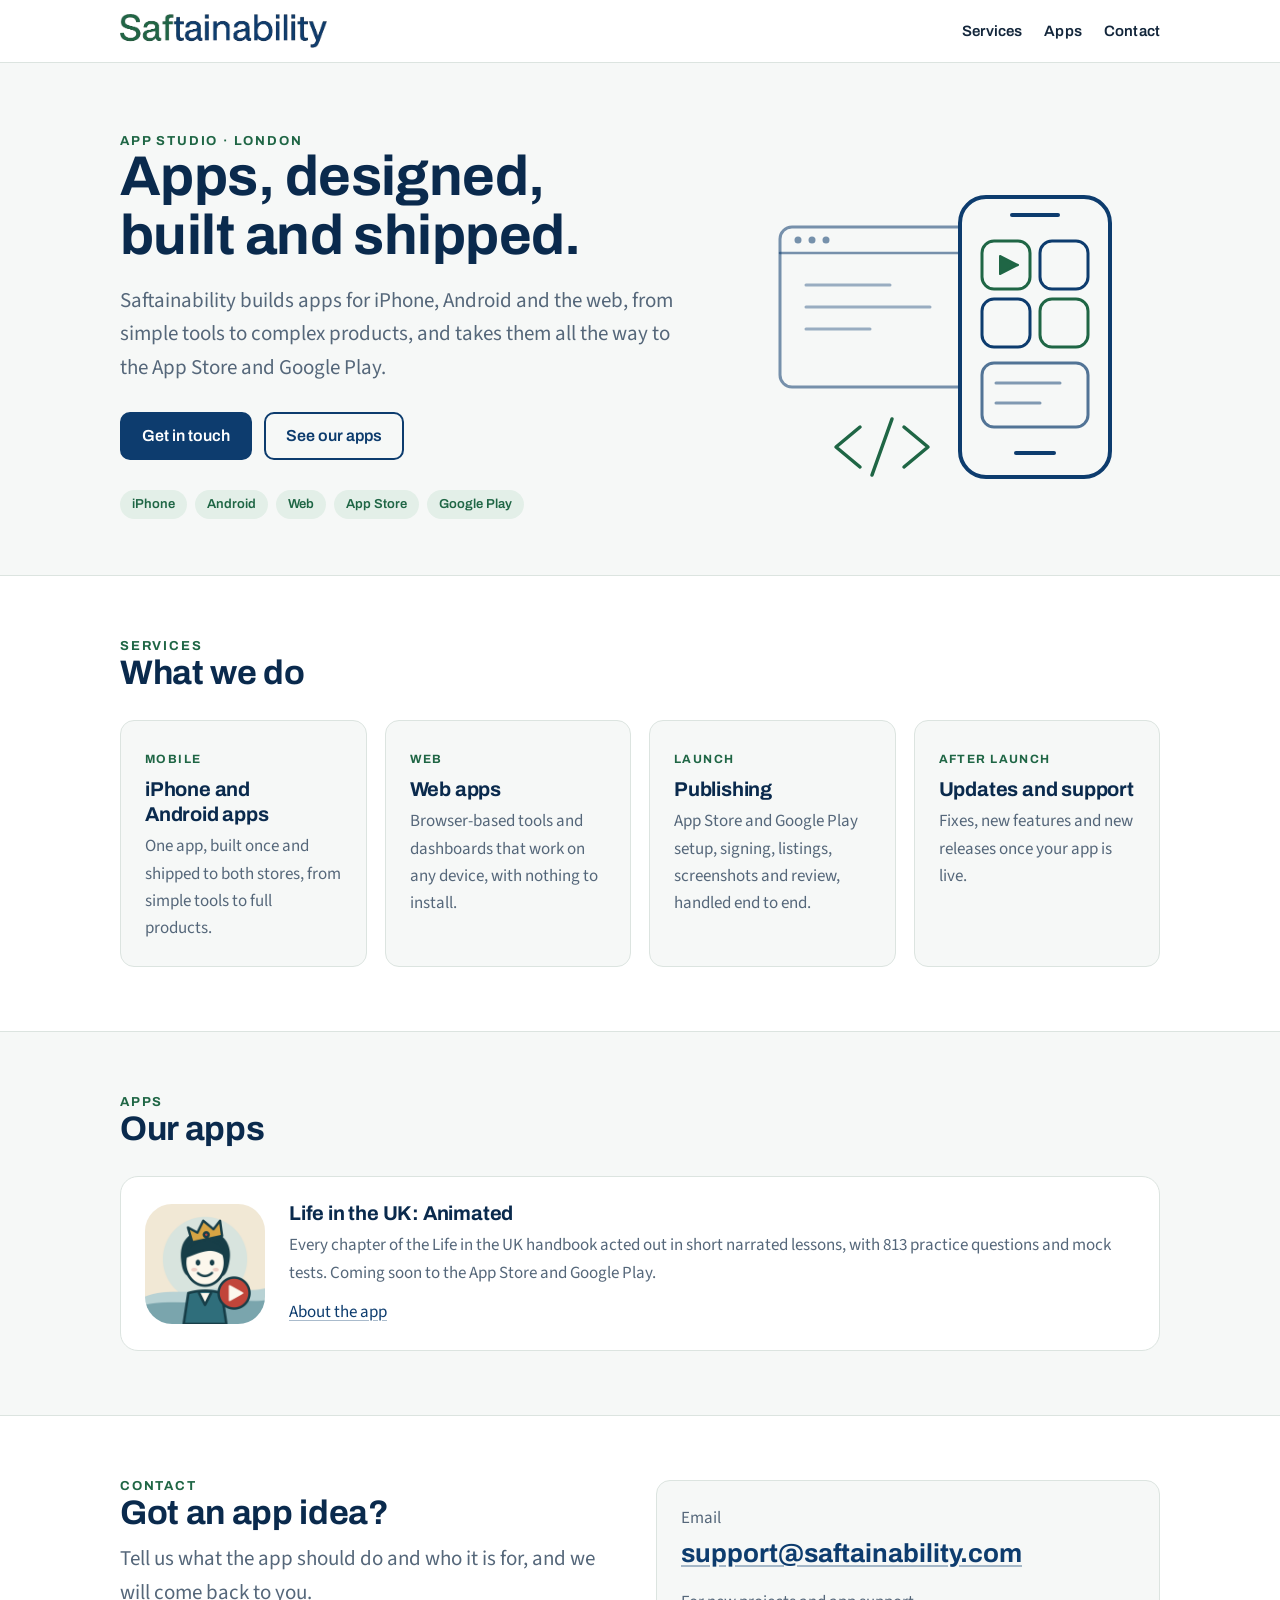
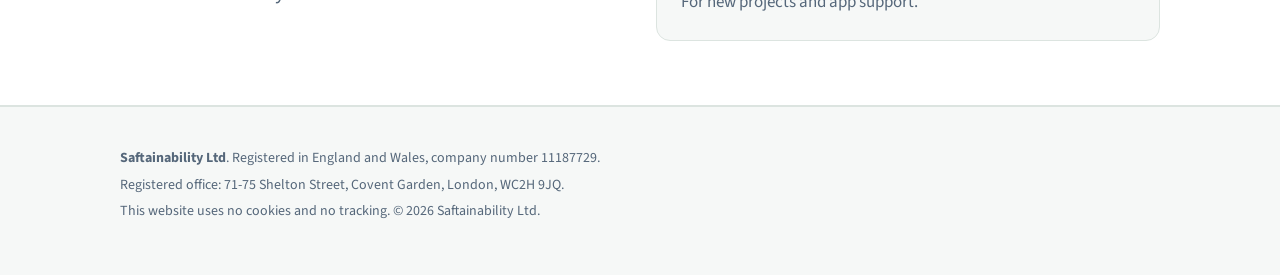
<file: index.html>
<!doctype html>
<html lang="en-GB">
<head>
<meta charset="utf-8">
<meta name="viewport" content="width=device-width,initial-scale=1,viewport-fit=cover">
<title>Saftainability | Apps for iPhone, Android and the web</title>
<meta name="description" content="Saftainability Ltd builds apps for iPhone, Android and the web, and publishes them to the App Store and Google Play. London.">
<meta name="theme-color" content="#0D3C6E">
<link rel="icon" href="assets/favicon.svg" type="image/svg+xml">
<link rel="preconnect" href="https://fonts.googleapis.com"><link rel="preconnect" href="https://fonts.gstatic.com" crossorigin><link href="https://fonts.googleapis.com/css2?family=Archivo:wght@600;700&family=Source+Sans+3:wght@400;600&display=swap" rel="stylesheet">
<link rel="stylesheet" href="assets/site.css">
</head>
<body>
<header class="site"><div class="wrap"><a class="brand" href="index.html" aria-label="Saftainability home"><img src="assets/saftainability-logo.png" alt="Saftainability" width="207" height="34"></a><nav aria-label="Main"><a href="index.html#services" class=opt>Services</a><a href="index.html#apps">Apps</a><a href="index.html#contact">Contact</a></nav></div></header>
<main>
<section class="hero"><div class="wrap">
<div><div class="kicker">App studio · London</div>
<h1>Apps, designed, built and shipped.</h1>
<p class="lead">Saftainability builds apps for iPhone, Android and the web, from simple tools to complex products, and takes them all the way to the App Store and Google Play.</p>
<div class="cta"><a class="btn primary" href="mailto:support@saftainability.com">Get in touch</a><a class="btn ghost" href="#apps">See our apps</a></div>
<div class="std"><span>iPhone</span><span>Android</span><span>Web</span><span>App Store</span><span>Google Play</span></div></div>
<svg viewBox="0 0 420 340" role="img" aria-label="Line drawing of a phone showing an app, with a browser window and code brackets">
<g fill="none" stroke-linecap="round" stroke-linejoin="round">
<rect x="40" y="70" width="230" height="160" rx="12" stroke="#0D3C6E" stroke-width="3" opacity=".55"/>
<path d="M40 96 H270" stroke="#0D3C6E" stroke-width="2.5" opacity=".55"/>
<circle cx="58" cy="83" r="3.5" fill="#0D3C6E" stroke="none" opacity=".55"/><circle cx="72" cy="83" r="3.5" fill="#0D3C6E" stroke="none" opacity=".55"/><circle cx="86" cy="83" r="3.5" fill="#0D3C6E" stroke="none" opacity=".55"/>
<path d="M66 128 H150 M66 150 H190 M66 172 H130" stroke="#0D3C6E" stroke-width="3" opacity=".4"/>
<rect x="220" y="40" width="150" height="280" rx="26" fill="#F6F8F7" stroke="#0D3C6E" stroke-width="4"/>
<path d="M272 58 H318" stroke="#0D3C6E" stroke-width="4"/>
<rect x="242" y="84" width="48" height="48" rx="12" stroke="#1F6645" stroke-width="3"/>
<rect x="300" y="84" width="48" height="48" rx="12" stroke="#0D3C6E" stroke-width="3"/>
<rect x="242" y="142" width="48" height="48" rx="12" stroke="#0D3C6E" stroke-width="3"/>
<rect x="300" y="142" width="48" height="48" rx="12" stroke="#1F6645" stroke-width="3"/>
<path d="M260 99 L278 108 L260 117 Z" fill="#1F6645" stroke="#1F6645" stroke-width="2"/>
<rect x="242" y="206" width="106" height="64" rx="12" stroke="#0D3C6E" stroke-width="3" opacity=".7"/>
<path d="M256 226 H320 M256 246 H300" stroke="#0D3C6E" stroke-width="3" opacity=".5"/>
<path d="M276 296 H314" stroke="#0D3C6E" stroke-width="4"/>
<path d="M120 270 L96 290 L120 310 M164 270 L188 290 L164 310 M152 262 L132 318" stroke="#1F6645" stroke-width="3.5"/>
</g></svg>
</div></section>
<section class="alt" id="services"><div class="wrap">
<div class="kicker">Services</div><h2>What we do</h2>
<div class="grid"><div class="card"><span class="tag">Mobile</span><h3>iPhone and Android apps</h3><p>One app, built once and shipped to both stores, from simple tools to full products.</p></div><div class="card"><span class="tag">Web</span><h3>Web apps</h3><p>Browser-based tools and dashboards that work on any device, with nothing to install.</p></div><div class="card"><span class="tag">Launch</span><h3>Publishing</h3><p>App Store and Google Play setup, signing, listings, screenshots and review, handled end to end.</p></div><div class="card"><span class="tag">After launch</span><h3>Updates and support</h3><p>Fixes, new features and new releases once your app is live.</p></div></div>
</div></section>
<section id="apps"><div class="wrap">
<div class="kicker">Apps</div><h2>Our apps</h2>
<div class="app"><img src="lituk/icon-512.png" alt="Life in the UK: Animated app icon" width="120" height="120">
<div><h3>Life in the UK: Animated</h3><p>Every chapter of the Life in the UK handbook acted out in short narrated lessons, with 813 practice questions and mock tests. Coming soon to the App Store and Google Play.</p>
<a href="lituk/">About the app</a></div></div>
</div></section>
<section class="alt" id="contact"><div class="wrap contact">
<div><div class="kicker">Contact</div><h2>Got an app idea?</h2><p class="lead" style="margin-top:8px">Tell us what the app should do and who it is for, and we will come back to you.</p></div>
<div class="card"><p style="margin-bottom:6px">Email</p><a class="mail" href="mailto:support@saftainability.com">support@saftainability.com</a>
<p style="margin-top:18px">For new projects and app support.</p></div>
</div></section>
</main>
<footer><div class="wrap">
<p><strong>Saftainability Ltd</strong>. Registered in England and Wales, company number 11187729.</p>
<p>Registered office: 71-75 Shelton Street, Covent Garden, London, WC2H 9JQ.</p>
<p>This website uses no cookies and no tracking. © 2026 Saftainability Ltd.</p>
</div></footer>
</body>
</html>
</file>
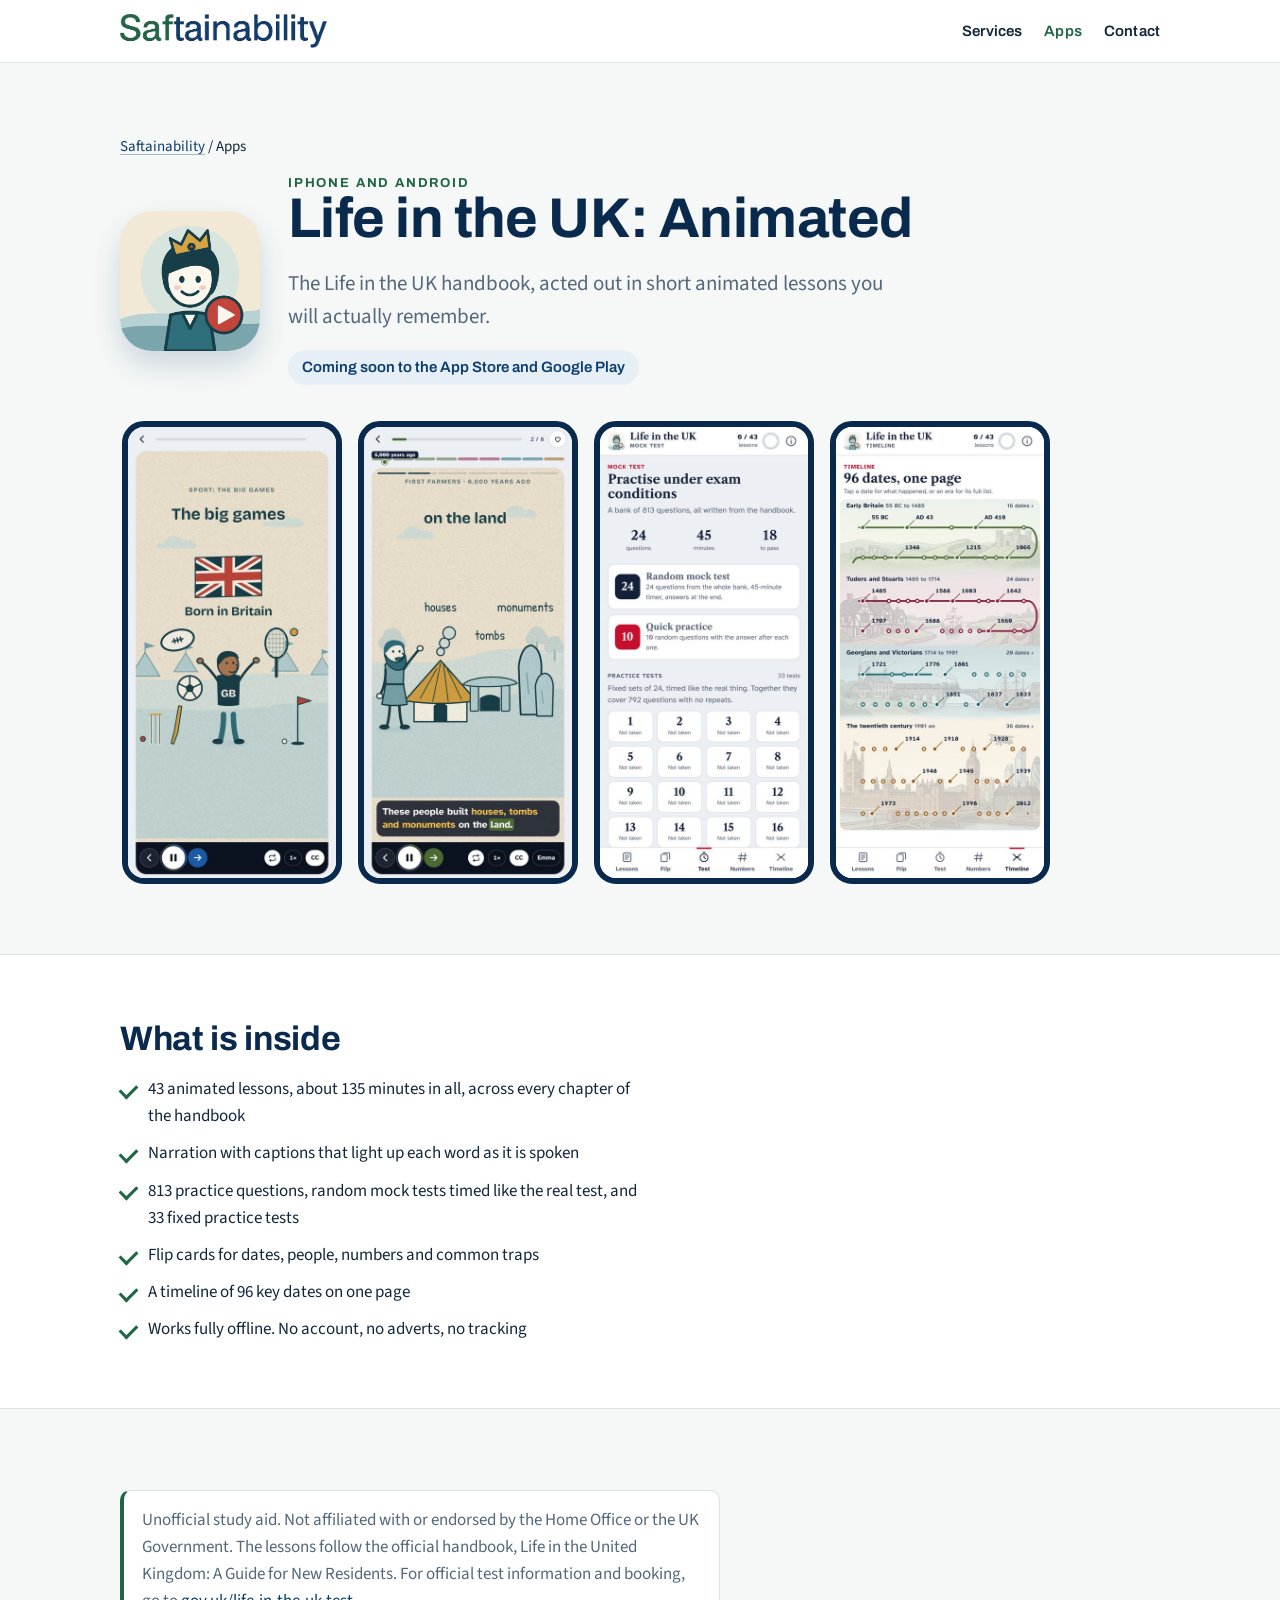
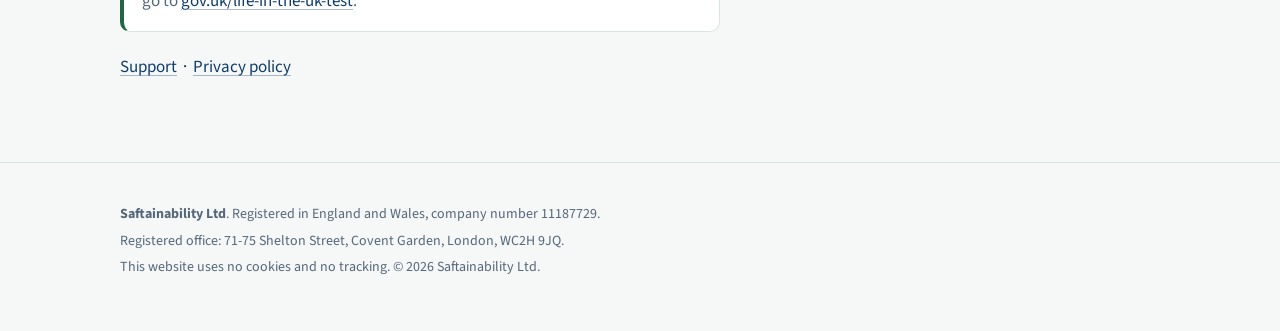
<file: lituk/index.html>
<!doctype html>
<html lang="en-GB">
<head>
<meta charset="utf-8">
<meta name="viewport" content="width=device-width,initial-scale=1,viewport-fit=cover">
<title>Life in the UK: Animated | Saftainability</title>
<meta name="description" content="Life in the UK: Animated. The handbook acted out in short narrated lessons, with 813 practice questions. Unofficial study aid.">
<meta name="theme-color" content="#0D3C6E">
<link rel="icon" href="../assets/favicon.svg" type="image/svg+xml">
<link rel="preconnect" href="https://fonts.googleapis.com"><link rel="preconnect" href="https://fonts.gstatic.com" crossorigin><link href="https://fonts.googleapis.com/css2?family=Archivo:wght@600;700&family=Source+Sans+3:wght@400;600&display=swap" rel="stylesheet">
<link rel="stylesheet" href="../assets/site.css">
</head>
<body>
<header class="site"><div class="wrap"><a class="brand" href="../index.html" aria-label="Saftainability home"><img src="../assets/saftainability-logo.png" alt="Saftainability" width="207" height="34"></a><nav aria-label="Main"><a href="../index.html#services" class=opt>Services</a><a href="../index.html#apps" aria-current=page>Apps</a><a href="../index.html#contact">Contact</a></nav></div></header>
<main>
<section class="hero"><div class="wrap" style="display:block">
<div class="crumb"><a href="../index.html">Saftainability</a> / Apps</div>
<div class="apphead"><img src="icon-512.png" alt="Life in the UK: Animated app icon" width="140" height="140">
<div><div class="kicker">iPhone and Android</div><h1>Life in the UK: Animated</h1>
<p class="lead">The Life in the UK handbook, acted out in short animated lessons you will actually remember.</p>
<span class="soon">Coming soon to the App Store and Google Play</span></div></div>
<div class="shots" aria-label="Screenshots">
<img src="shots/sport.jpg" alt="An animated lesson on British sport" width="220" height="477" loading="lazy">
<img src="shots/farmers.jpg" alt="A narrated lesson with live captions about the first farmers" width="220" height="477" loading="lazy">
<img src="shots/test.jpg" alt="Mock test screen with 24 questions in 45 minutes" width="220" height="477" loading="lazy">
<img src="shots/timeline.jpg" alt="Timeline of 96 key dates" width="220" height="477" loading="lazy">
</div>
</div></section>
<section class="alt"><div class="wrap">
<h2>What is inside</h2>
<ul class="ticks">
<li>43 animated lessons, about 135 minutes in all, across every chapter of the handbook</li>
<li>Narration with captions that light up each word as it is spoken</li>
<li>813 practice questions, random mock tests timed like the real test, and 33 fixed practice tests</li>
<li>Flip cards for dates, people, numbers and common traps</li>
<li>A timeline of 96 key dates on one page</li>
<li>Works fully offline. No account, no adverts, no tracking</li>
</ul>
</div></section>
<section><div class="wrap">
<p class="note">Unofficial study aid. Not affiliated with or endorsed by the Home Office or the UK Government. The lessons follow the official handbook, Life in the United Kingdom: A Guide for New Residents. For official test information and booking, go to <a href="https://www.gov.uk/life-in-the-uk-test">gov.uk/life-in-the-uk-test</a>.</p>
<p style="margin-top:22px"><a href="support.html">Support</a> &nbsp;·&nbsp; <a href="privacy.html">Privacy policy</a></p>
</div></section>
</main>
<footer><div class="wrap">
<p><strong>Saftainability Ltd</strong>. Registered in England and Wales, company number 11187729.</p>
<p>Registered office: 71-75 Shelton Street, Covent Garden, London, WC2H 9JQ.</p>
<p>This website uses no cookies and no tracking. © 2026 Saftainability Ltd.</p>
</div></footer>
</body>
</html>
</file>
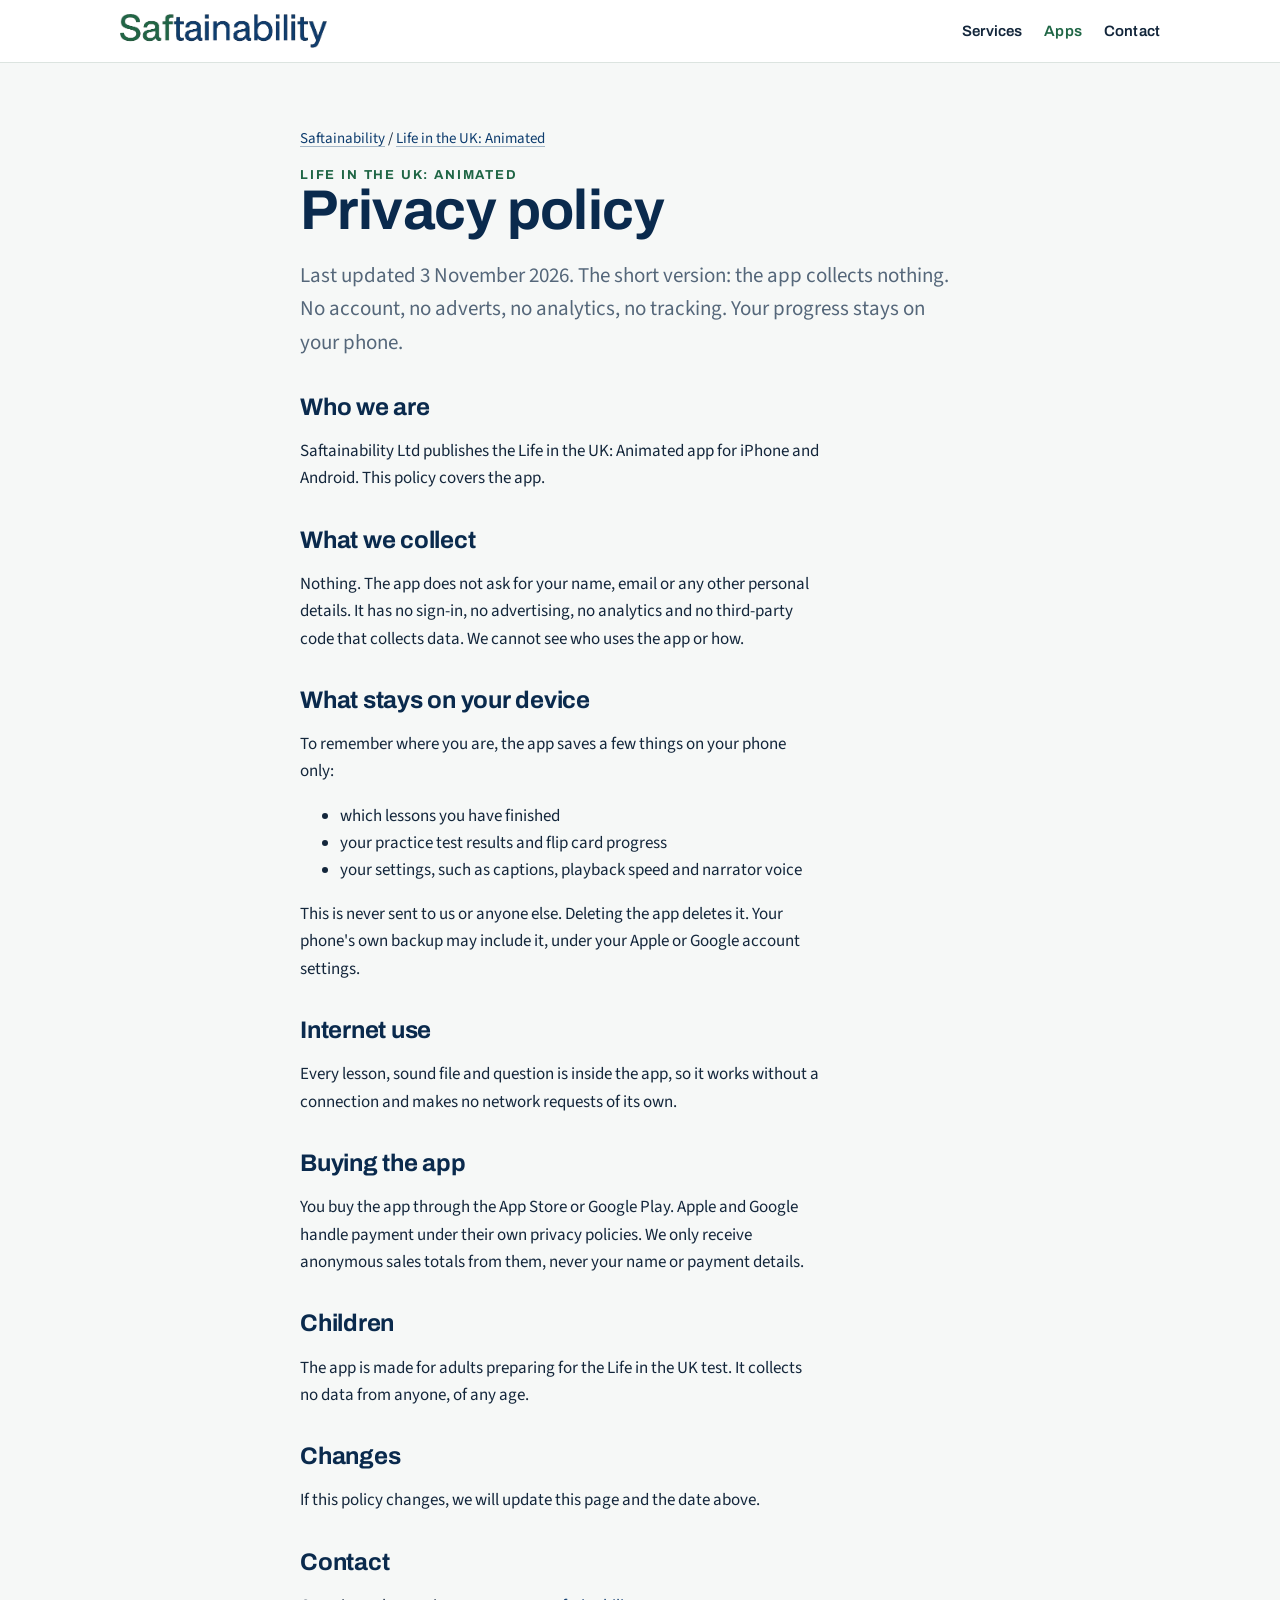
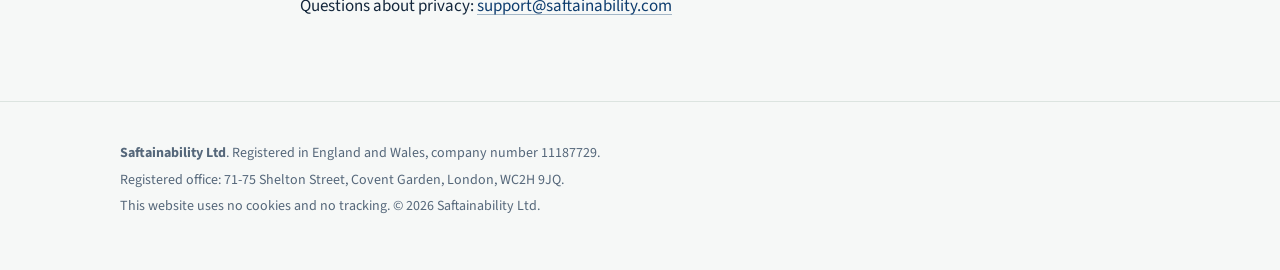
<file: lituk/privacy.html>
<!doctype html>
<html lang="en-GB">
<head>
<meta charset="utf-8">
<meta name="viewport" content="width=device-width,initial-scale=1,viewport-fit=cover">
<title>Privacy policy | Life in the UK: Animated</title>
<meta name="description" content="Privacy policy for the Life in the UK: Animated app. The app collects no personal data.">
<meta name="theme-color" content="#0D3C6E">
<link rel="icon" href="../assets/favicon.svg" type="image/svg+xml">
<link rel="preconnect" href="https://fonts.googleapis.com"><link rel="preconnect" href="https://fonts.gstatic.com" crossorigin><link href="https://fonts.googleapis.com/css2?family=Archivo:wght@600;700&family=Source+Sans+3:wght@400;600&display=swap" rel="stylesheet">
<link rel="stylesheet" href="../assets/site.css">
</head>
<body>
<header class="site"><div class="wrap"><a class="brand" href="../index.html" aria-label="Saftainability home"><img src="../assets/saftainability-logo.png" alt="Saftainability" width="207" height="34"></a><nav aria-label="Main"><a href="../index.html#services" class=opt>Services</a><a href="../index.html#apps" aria-current=page>Apps</a><a href="../index.html#contact">Contact</a></nav></div></header>
<main>
<section><div class="wrap doc">
<div class="crumb"><a href="../index.html">Saftainability</a> / <a href="index.html">Life in the UK: Animated</a></div>
<div class="kicker">Life in the UK: Animated</div><h1>Privacy policy</h1>
<p class="lead">Last updated 3 November 2026. The short version: the app collects nothing. No account, no adverts, no analytics, no tracking. Your progress stays on your phone.</p>
<h2>Who we are</h2><p>Saftainability Ltd publishes the Life in the UK: Animated app for iPhone and Android. This policy covers the app.</p>
<h2>What we collect</h2><p>Nothing. The app does not ask for your name, email or any other personal details. It has no sign-in, no advertising, no analytics and no third-party code that collects data. We cannot see who uses the app or how.</p>
<h2>What stays on your device</h2><p>To remember where you are, the app saves a few things on your phone only:</p>
<ul><li>which lessons you have finished</li><li>your practice test results and flip card progress</li><li>your settings, such as captions, playback speed and narrator voice</li></ul>
<p>This is never sent to us or anyone else. Deleting the app deletes it. Your phone's own backup may include it, under your Apple or Google account settings.</p>
<h2>Internet use</h2><p>Every lesson, sound file and question is inside the app, so it works without a connection and makes no network requests of its own.</p>
<h2>Buying the app</h2><p>You buy the app through the App Store or Google Play. Apple and Google handle payment under their own privacy policies. We only receive anonymous sales totals from them, never your name or payment details.</p>
<h2>Children</h2><p>The app is made for adults preparing for the Life in the UK test. It collects no data from anyone, of any age.</p>
<h2>Changes</h2><p>If this policy changes, we will update this page and the date above.</p>
<h2>Contact</h2><p>Questions about privacy: <a href="mailto:support@saftainability.com">support@saftainability.com</a></p>
</div></section>
</main>
<footer><div class="wrap">
<p><strong>Saftainability Ltd</strong>. Registered in England and Wales, company number 11187729.</p>
<p>Registered office: 71-75 Shelton Street, Covent Garden, London, WC2H 9JQ.</p>
<p>This website uses no cookies and no tracking. © 2026 Saftainability Ltd.</p>
</div></footer>
</body>
</html>
</file>
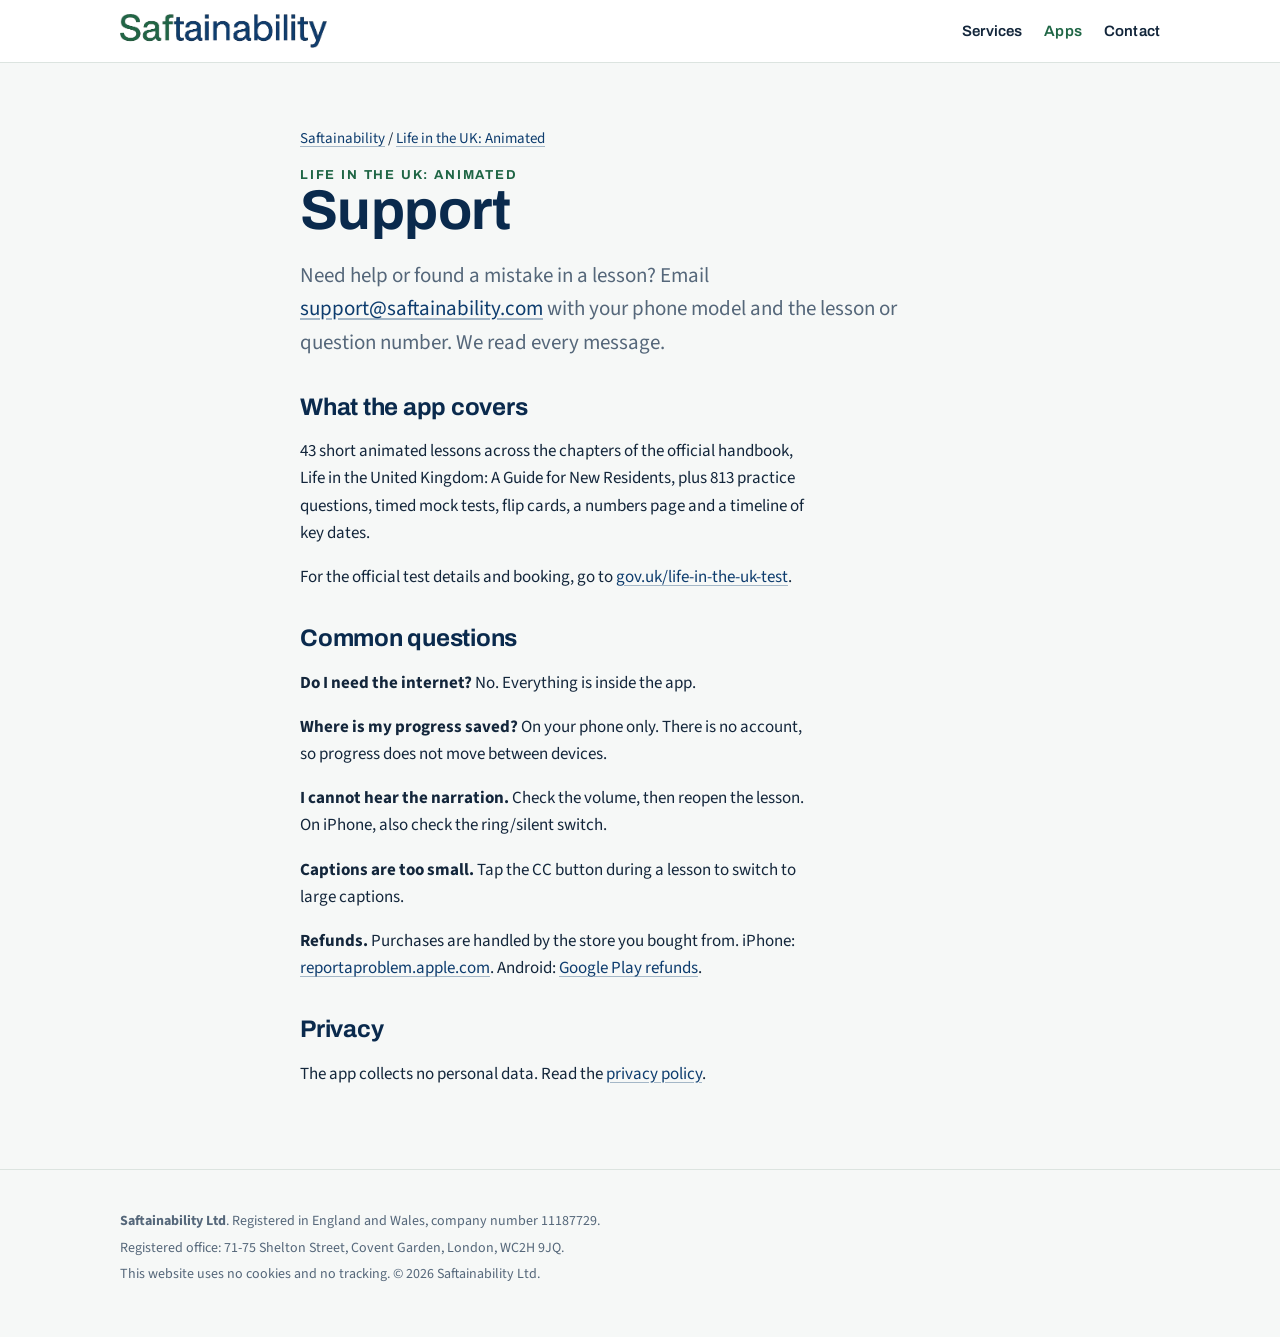
<file: lituk/support.html>
<!doctype html>
<html lang="en-GB">
<head>
<meta charset="utf-8">
<meta name="viewport" content="width=device-width,initial-scale=1,viewport-fit=cover">
<title>Support | Life in the UK: Animated</title>
<meta name="description" content="Help and contact for the Life in the UK: Animated app.">
<meta name="theme-color" content="#0D3C6E">
<link rel="icon" href="../assets/favicon.svg" type="image/svg+xml">
<link rel="preconnect" href="https://fonts.googleapis.com"><link rel="preconnect" href="https://fonts.gstatic.com" crossorigin><link href="https://fonts.googleapis.com/css2?family=Archivo:wght@600;700&family=Source+Sans+3:wght@400;600&display=swap" rel="stylesheet">
<link rel="stylesheet" href="../assets/site.css">
</head>
<body>
<header class="site"><div class="wrap"><a class="brand" href="../index.html" aria-label="Saftainability home"><img src="../assets/saftainability-logo.png" alt="Saftainability" width="207" height="34"></a><nav aria-label="Main"><a href="../index.html#services" class=opt>Services</a><a href="../index.html#apps" aria-current=page>Apps</a><a href="../index.html#contact">Contact</a></nav></div></header>
<main>
<section><div class="wrap doc">
<div class="crumb"><a href="../index.html">Saftainability</a> / <a href="index.html">Life in the UK: Animated</a></div>
<div class="kicker">Life in the UK: Animated</div><h1>Support</h1>
<p class="lead">Need help or found a mistake in a lesson? Email <a href="mailto:support@saftainability.com">support@saftainability.com</a> with your phone model and the lesson or question number. We read every message.</p>
<h2>What the app covers</h2><p>43 short animated lessons across the chapters of the official handbook, Life in the United Kingdom: A Guide for New Residents, plus 813 practice questions, timed mock tests, flip cards, a numbers page and a timeline of key dates.</p>
<p>For the official test details and booking, go to <a href="https://www.gov.uk/life-in-the-uk-test">gov.uk/life-in-the-uk-test</a>.</p>
<h2>Common questions</h2>
<p><strong>Do I need the internet?</strong> No. Everything is inside the app.</p>
<p><strong>Where is my progress saved?</strong> On your phone only. There is no account, so progress does not move between devices.</p>
<p><strong>I cannot hear the narration.</strong> Check the volume, then reopen the lesson. On iPhone, also check the ring/silent switch.</p>
<p><strong>Captions are too small.</strong> Tap the CC button during a lesson to switch to large captions.</p>
<p><strong>Refunds.</strong> Purchases are handled by the store you bought from. iPhone: <a href="https://reportaproblem.apple.com">reportaproblem.apple.com</a>. Android: <a href="https://support.google.com/googleplay/answer/2479637">Google Play refunds</a>.</p>
<h2>Privacy</h2><p>The app collects no personal data. Read the <a href="privacy.html">privacy policy</a>.</p>
</div></section>
</main>
<footer><div class="wrap">
<p><strong>Saftainability Ltd</strong>. Registered in England and Wales, company number 11187729.</p>
<p>Registered office: 71-75 Shelton Street, Covent Garden, London, WC2H 9JQ.</p>
<p>This website uses no cookies and no tracking. © 2026 Saftainability Ltd.</p>
</div></footer>
</body>
</html>
</file>
<file: assets/site.css>
:root{--navy:#0D3C6E;--navy-ink:#0A2A4D;--green:#1F6645;--green-soft:#E3EFE8;--ink:#13263B;--muted:#55677A;--bg:#F6F8F7;--card:#FFFFFF;--line:#DCE4E0;--max:1080px}
*{box-sizing:border-box}
html{-webkit-text-size-adjust:100%}
body{margin:0;background:var(--bg);color:var(--ink);font:17px/1.6 "Source Sans 3",system-ui,-apple-system,"Segoe UI",Roboto,sans-serif}
a{color:var(--navy);text-underline-offset:3px;text-decoration-color:rgba(13,60,110,.35)}
a:hover{text-decoration-color:var(--green)}
.wrap{max-width:var(--max);margin:0 auto;padding-left:max(20px,env(safe-area-inset-left,0px));padding-right:max(20px,env(safe-area-inset-right,0px))}
header.site{background:var(--card);border-bottom:1px solid var(--line);position:sticky;top:0;z-index:5}
header.site .wrap{display:flex;align-items:center;justify-content:space-between;gap:16px;padding-block:14px}
.brand img{display:block;height:34px;width:auto}
nav{display:flex;gap:22px;flex-wrap:wrap}
nav a{font:600 15px/1 "Archivo",system-ui,sans-serif;color:var(--ink);text-decoration:none;letter-spacing:.01em}
nav a:hover,nav a[aria-current]{color:var(--green)}
h1,h2,h3{font-family:"Archivo",system-ui,sans-serif;color:var(--navy-ink);letter-spacing:-.01em;text-wrap:balance}
h1{font-size:clamp(34px,5.4vw,56px);line-height:1.05;font-weight:700;margin:0}
h2{font-size:clamp(26px,3.4vw,34px);line-height:1.15;font-weight:700;margin:0 0 10px}
h3{font-size:20px;line-height:1.25;font-weight:700;margin:0 0 6px}
.kicker{font:700 13px/1 "Archivo",sans-serif;letter-spacing:.14em;text-transform:uppercase;color:var(--green)}
.lead{font-size:clamp(18px,2.2vw,21px);color:var(--muted);max-width:60ch;margin:18px 0 0}
section{padding-block:64px}
section.alt{background:var(--card);border-block:1px solid var(--line)}
.hero{padding-block:72px 56px}
.hero .wrap{display:grid;grid-template-columns:1.15fr .85fr;gap:48px;align-items:center}
.hero svg{width:100%;height:auto;max-width:420px;justify-self:end}
.cta{display:flex;gap:12px;flex-wrap:wrap;margin-top:28px}
.btn{display:inline-flex;align-items:center;gap:8px;font:600 16px/1 "Archivo",sans-serif;padding:14px 20px;border-radius:10px;text-decoration:none;border:2px solid var(--navy)}
.btn.primary{background:var(--navy);color:#fff}
.btn.primary:hover{background:var(--navy-ink)}
.btn.ghost{color:var(--navy);background:transparent}
.std{display:flex;flex-wrap:wrap;gap:8px;margin-top:30px}
.std span{font:600 13px/1 "Archivo",sans-serif;color:var(--green);background:var(--green-soft);border-radius:999px;padding:8px 12px}
.grid{display:grid;grid-template-columns:repeat(auto-fit,minmax(min(100%,230px),1fr));gap:18px;margin-top:28px}
.card{background:var(--card);border:1px solid var(--line);border-radius:14px;padding:24px;min-width:0}
section.alt .card{background:var(--bg)}
.card p{margin:0;color:var(--muted)}
.card .tag{display:inline-block;font:700 12px/1 "Archivo",sans-serif;letter-spacing:.12em;text-transform:uppercase;color:var(--green);margin-bottom:12px}
.app{display:grid;grid-template-columns:120px 1fr;gap:24px;align-items:center;margin-top:28px;background:var(--card);border:1px solid var(--line);border-radius:18px;padding:24px}
.app img{width:120px;height:120px;border-radius:27px;display:block}
.app p{margin:6px 0 12px;color:var(--muted)}
.contact{display:grid;grid-template-columns:1fr 1fr;gap:32px;align-items:start}
.contact .mail{font:700 clamp(20px,2.6vw,26px)/1.2 "Archivo",sans-serif;word-break:break-word}
footer{padding-block:36px 48px;color:var(--muted);font-size:14px;border-top:1px solid var(--line)}
footer p{margin:4px 0;max-width:80ch}
/* app page */
.apphead{display:grid;grid-template-columns:140px 1fr;gap:28px;align-items:center}
.apphead img{width:140px;height:140px;border-radius:32px;box-shadow:0 14px 30px rgba(13,60,110,.18)}
.soon{display:inline-block;margin-top:16px;font:600 15px/1 "Archivo",sans-serif;color:var(--navy);background:#E6EEF6;border-radius:999px;padding:10px 14px}
.shots{display:flex;gap:16px;overflow-x:auto;padding:6px 2px 14px;margin-top:30px;scroll-snap-type:x mandatory}
.shots img{flex:none;width:220px;height:auto;border-radius:22px;border:6px solid var(--navy-ink);scroll-snap-align:start;background:#F1E8D5}
.ticks{list-style:none;padding:0;margin:18px 0 0;display:grid;gap:10px}
.ticks li{padding-left:28px;position:relative;max-width:65ch}
.ticks li::before{content:"";position:absolute;left:0;top:.45em;width:14px;height:8px;border-left:3px solid var(--green);border-bottom:3px solid var(--green);transform:rotate(-45deg)}
.note{background:var(--card);border:1px solid var(--line);border-left:4px solid var(--green);border-radius:10px;padding:16px 18px;color:var(--muted);max-width:75ch}
.doc{max-width:720px}
.doc h2{font-size:24px;margin:34px 0 8px}
.doc p,.doc li{max-width:65ch}
.crumb{font-size:15px;margin-bottom:18px}
@media (max-width:760px){
  .hero .wrap,.contact{grid-template-columns:1fr}
  .hero svg{justify-self:start;max-width:300px}
  .app,.apphead{grid-template-columns:1fr}
  section{padding-block:48px}
  nav{gap:16px}
}
@media (max-width:420px){nav a.opt{display:none}}
</file>
